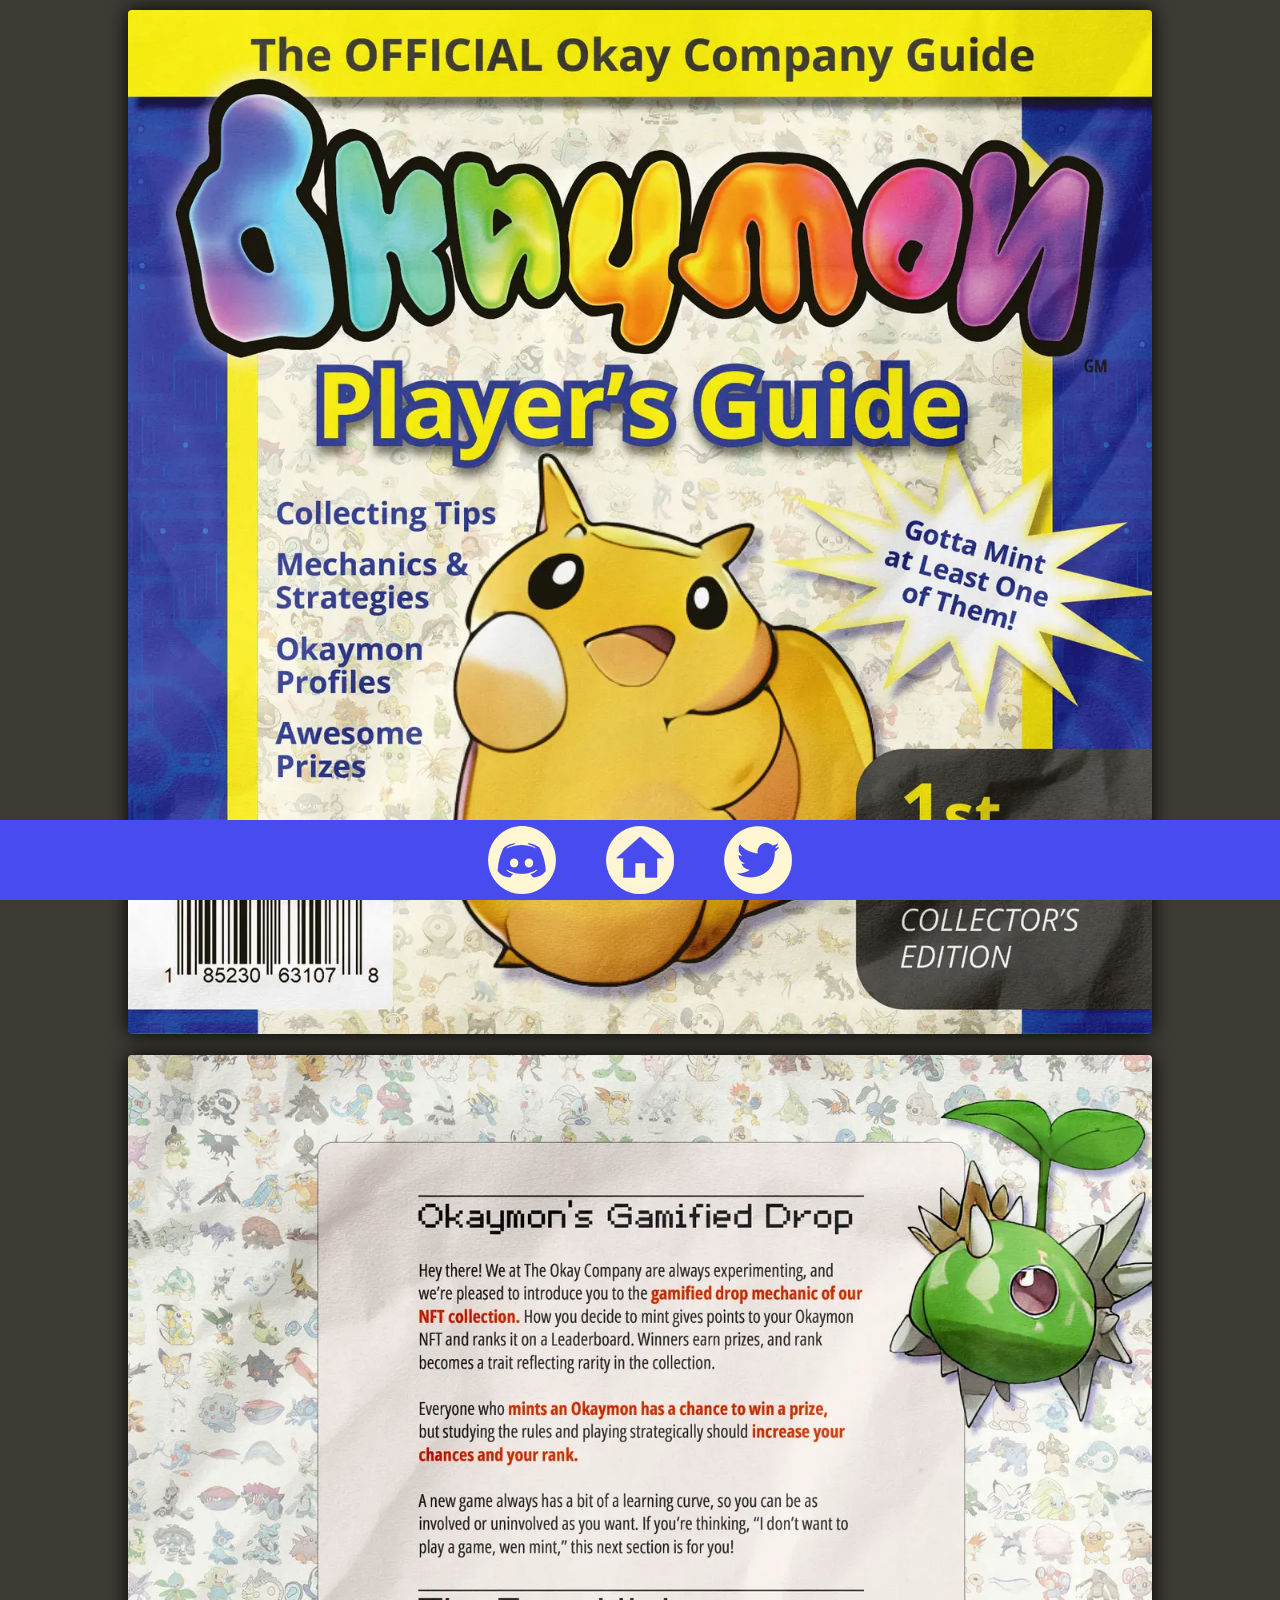
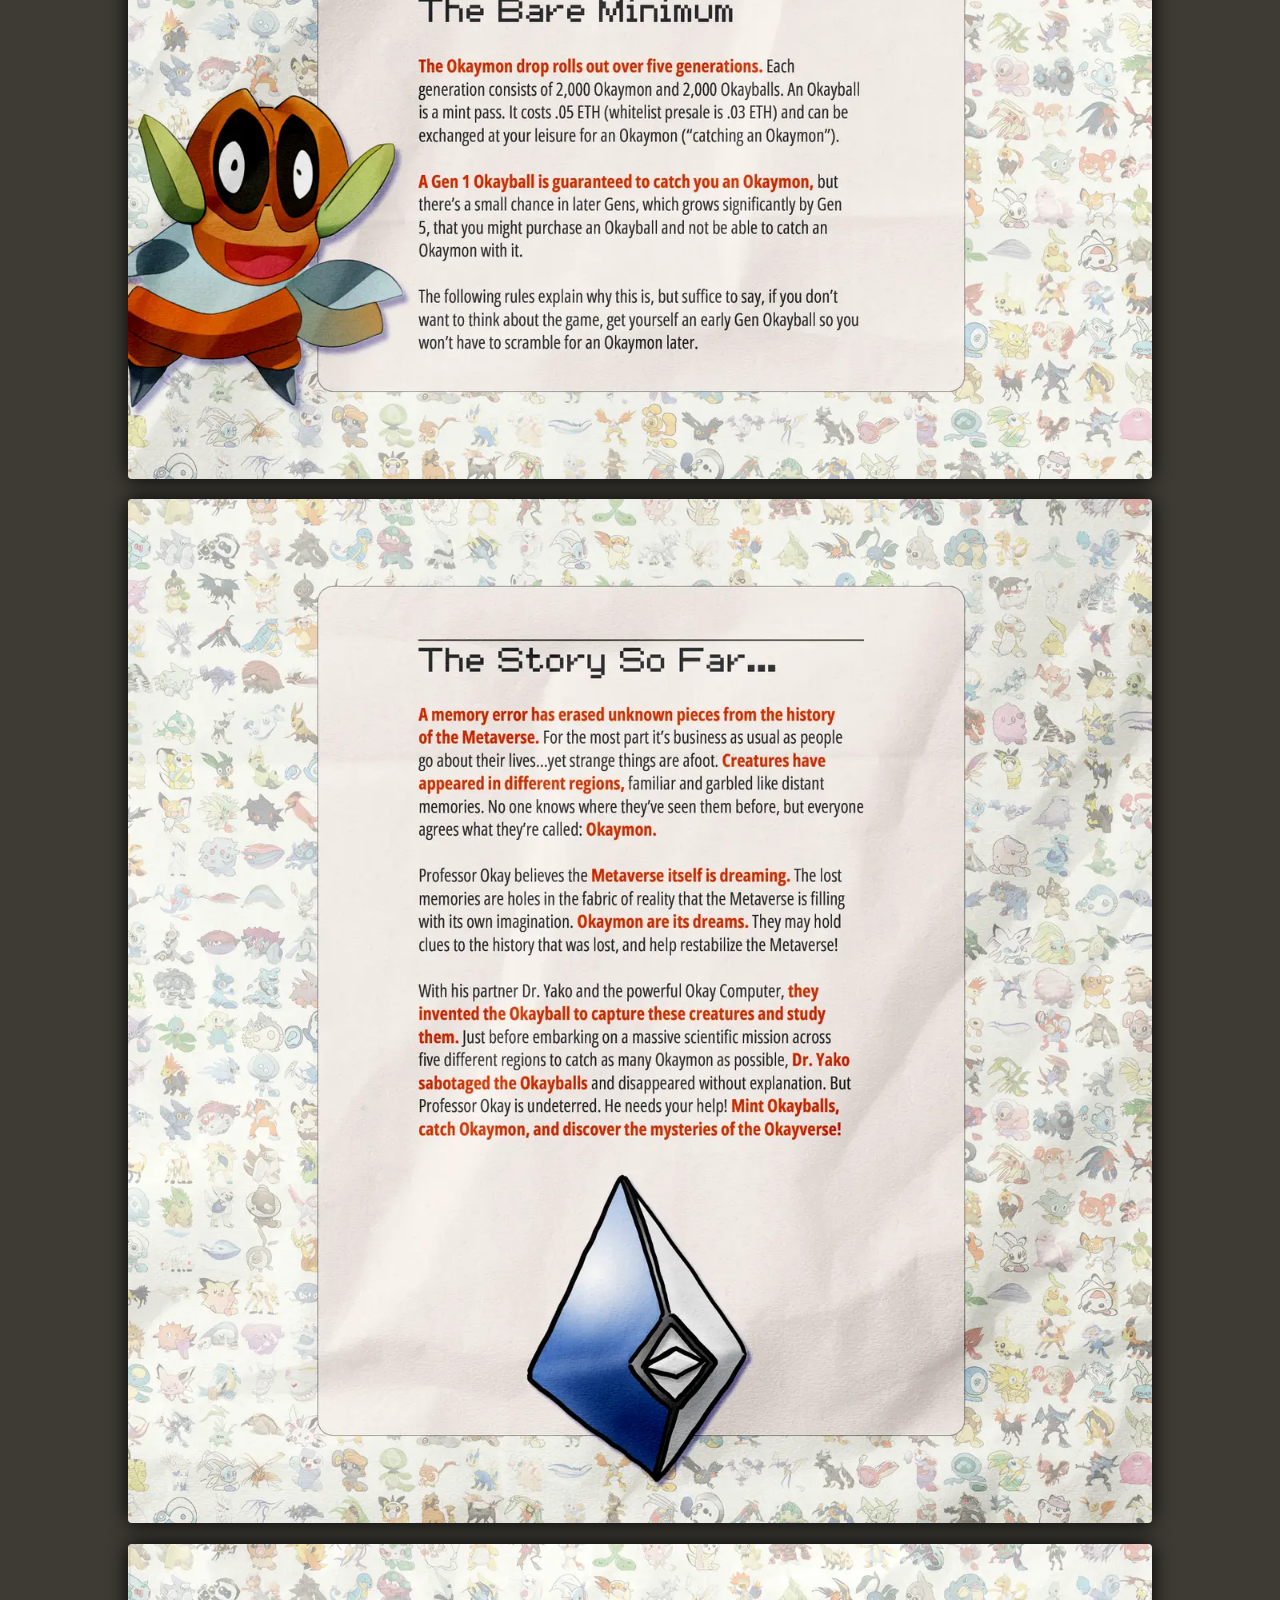
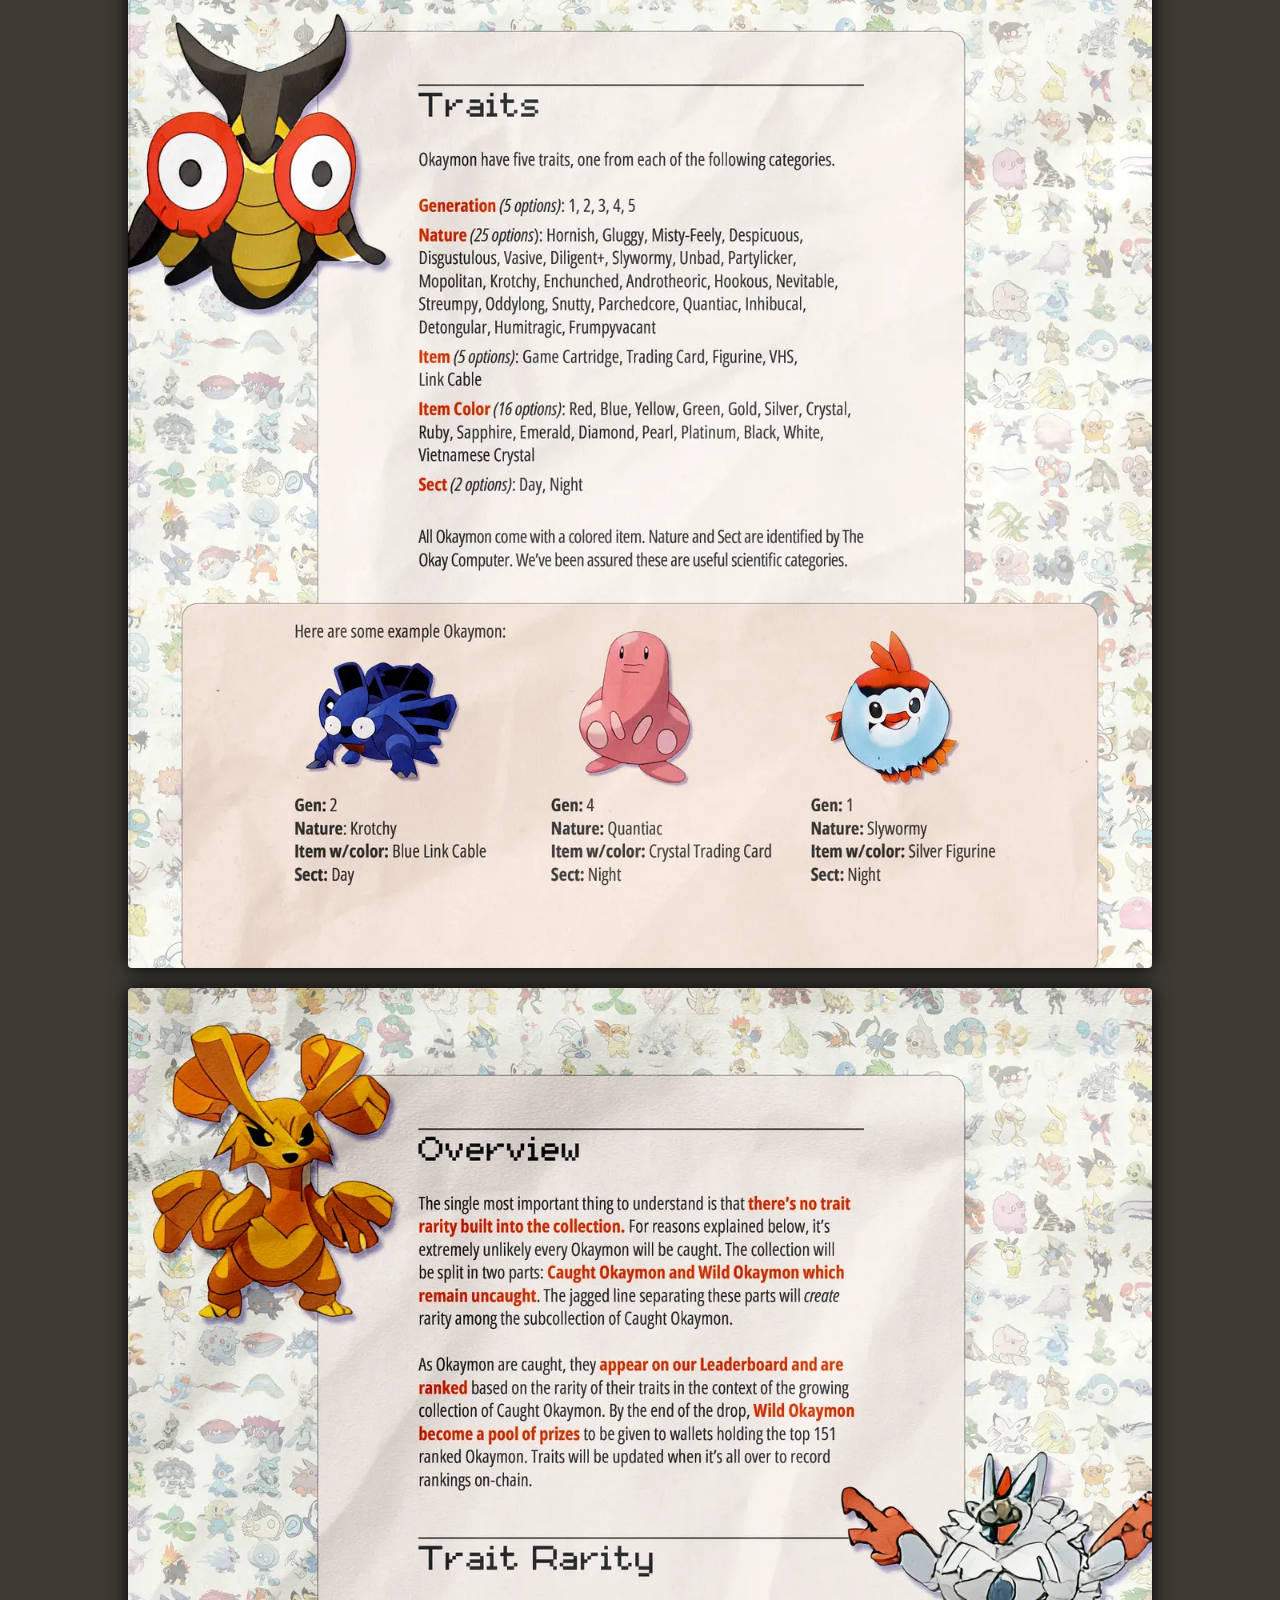
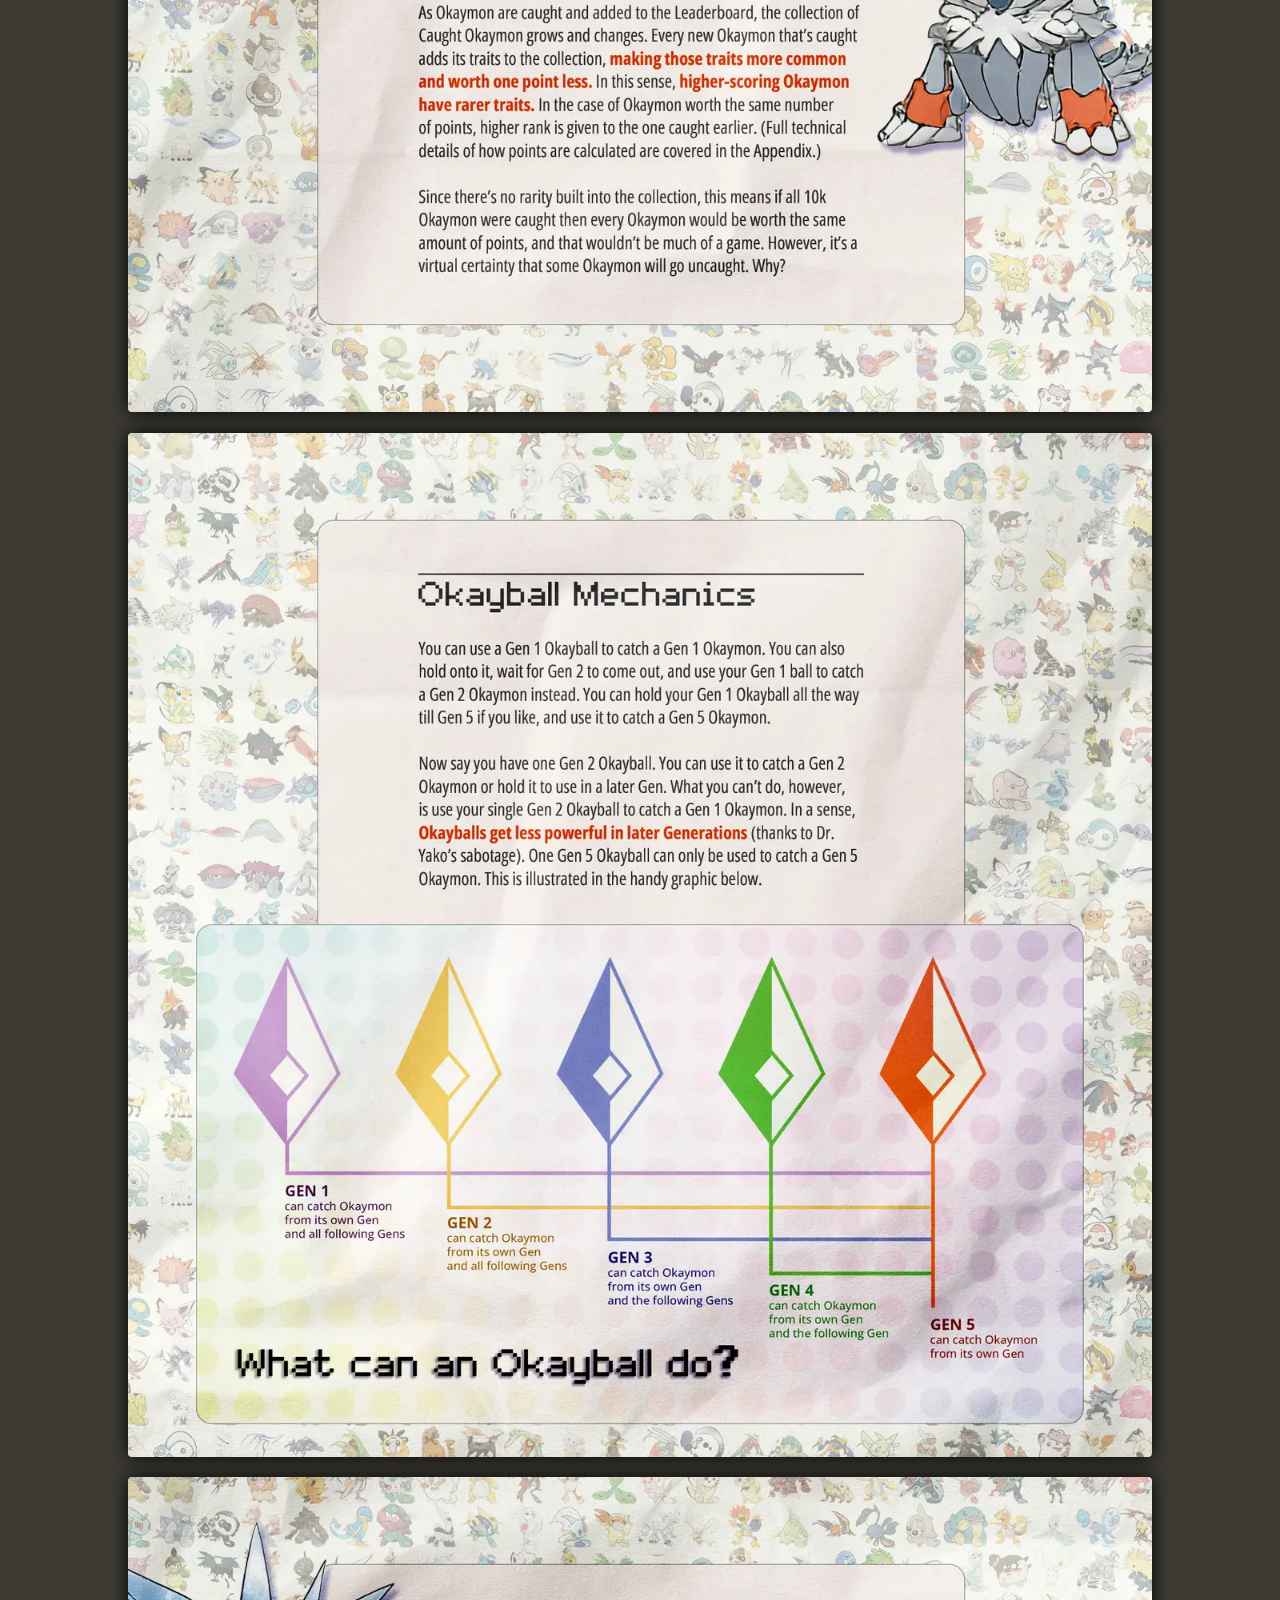
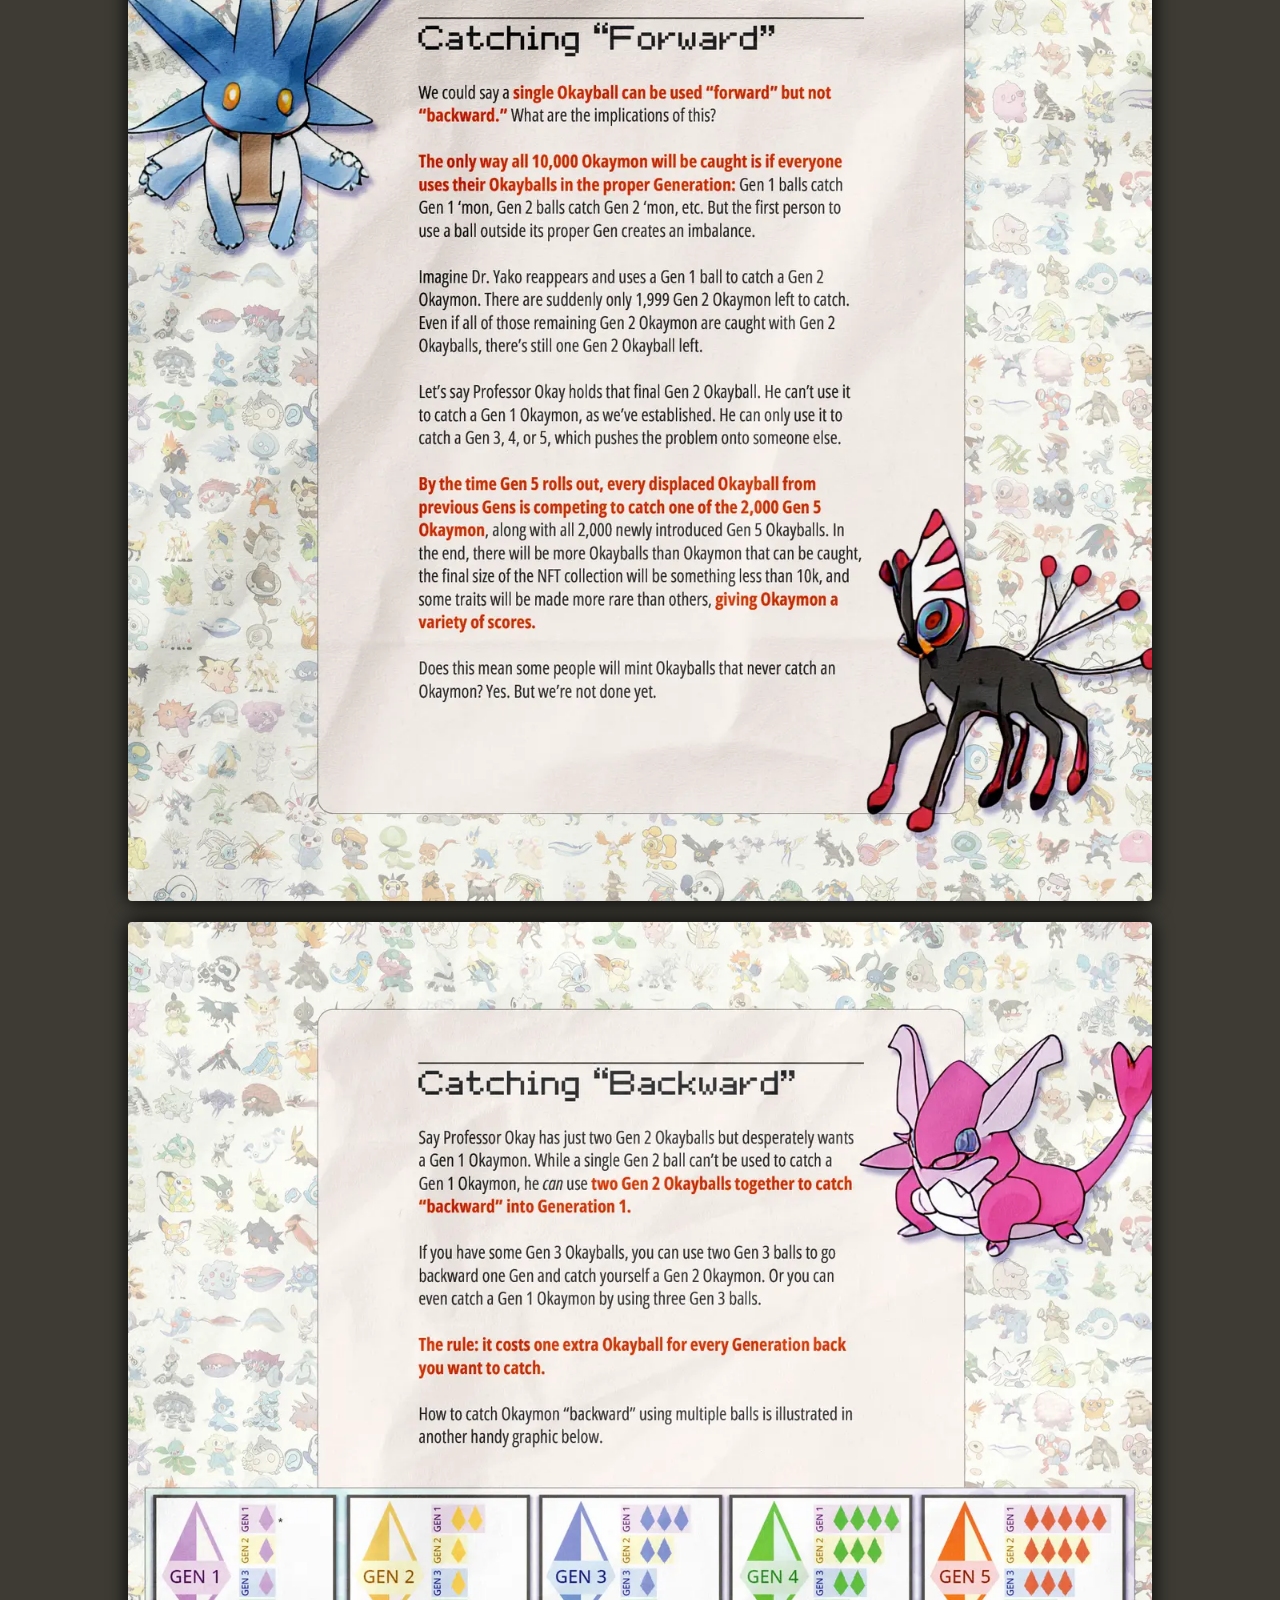
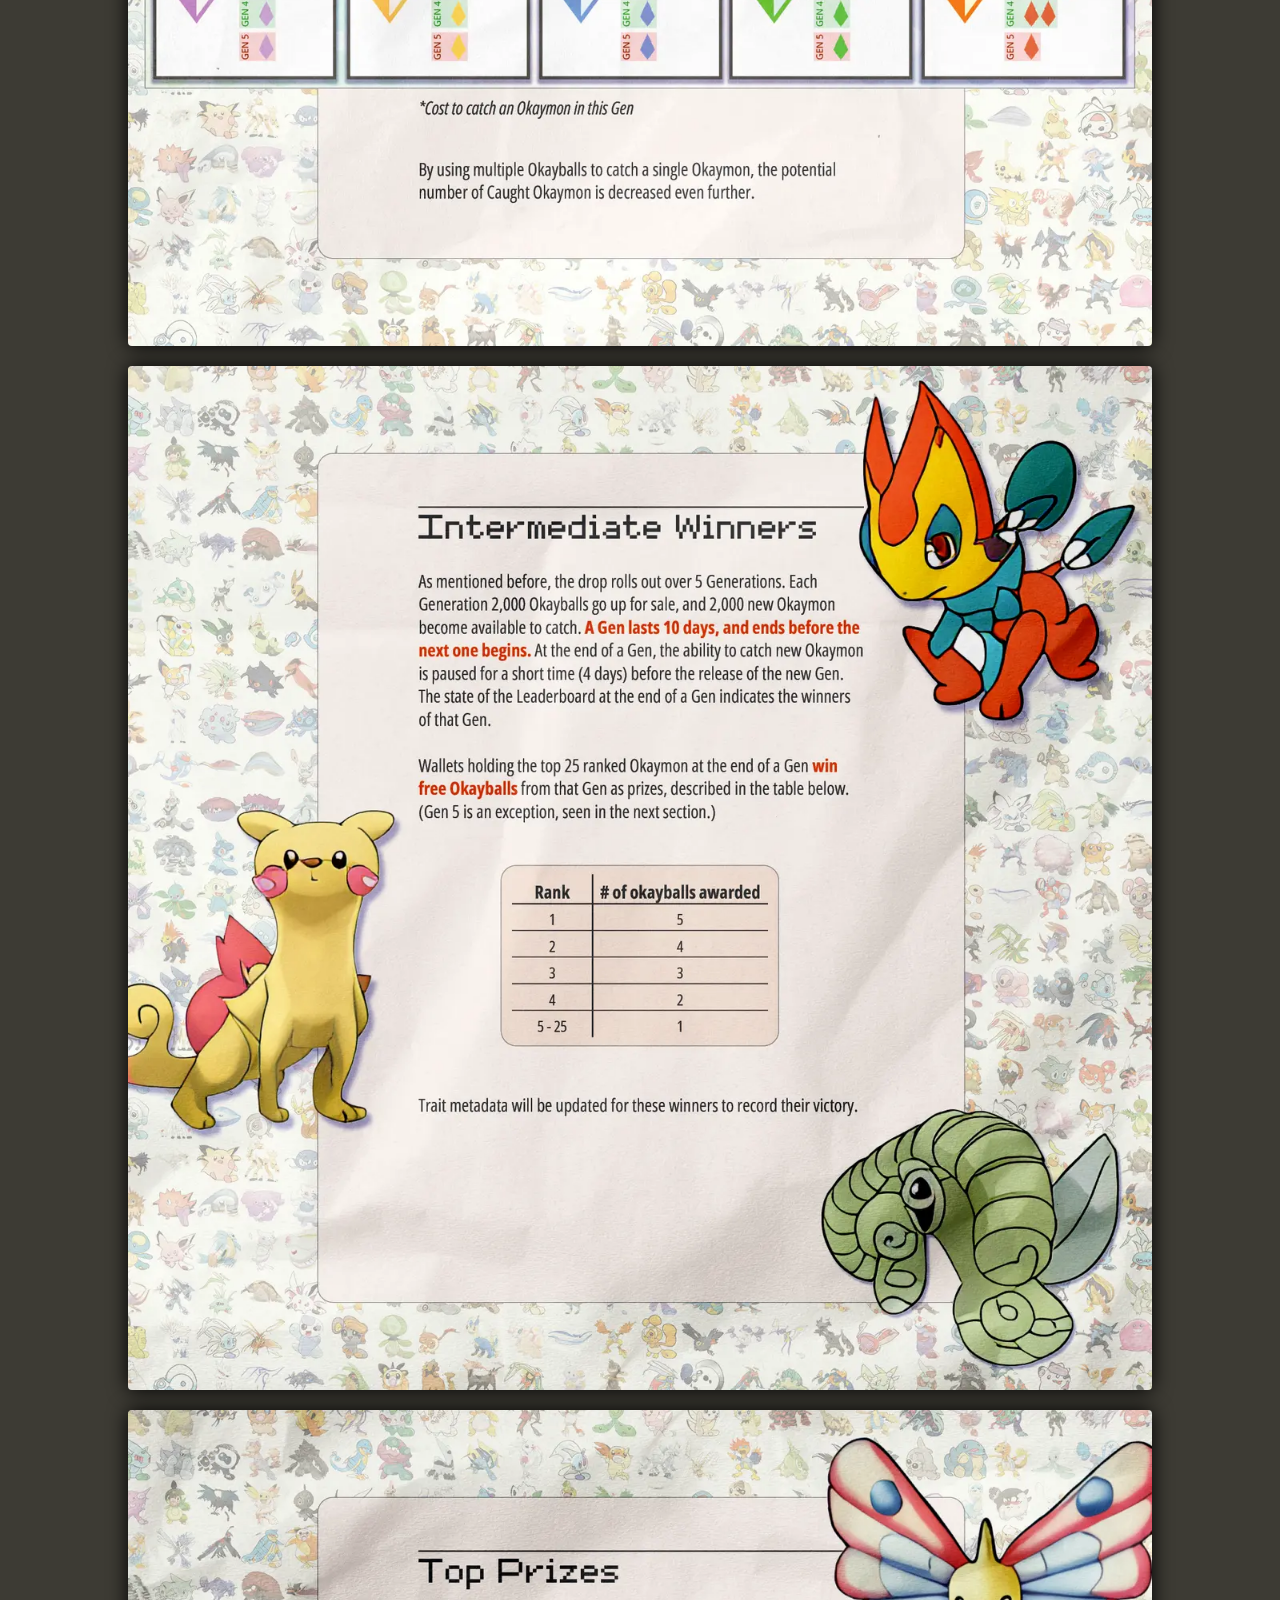
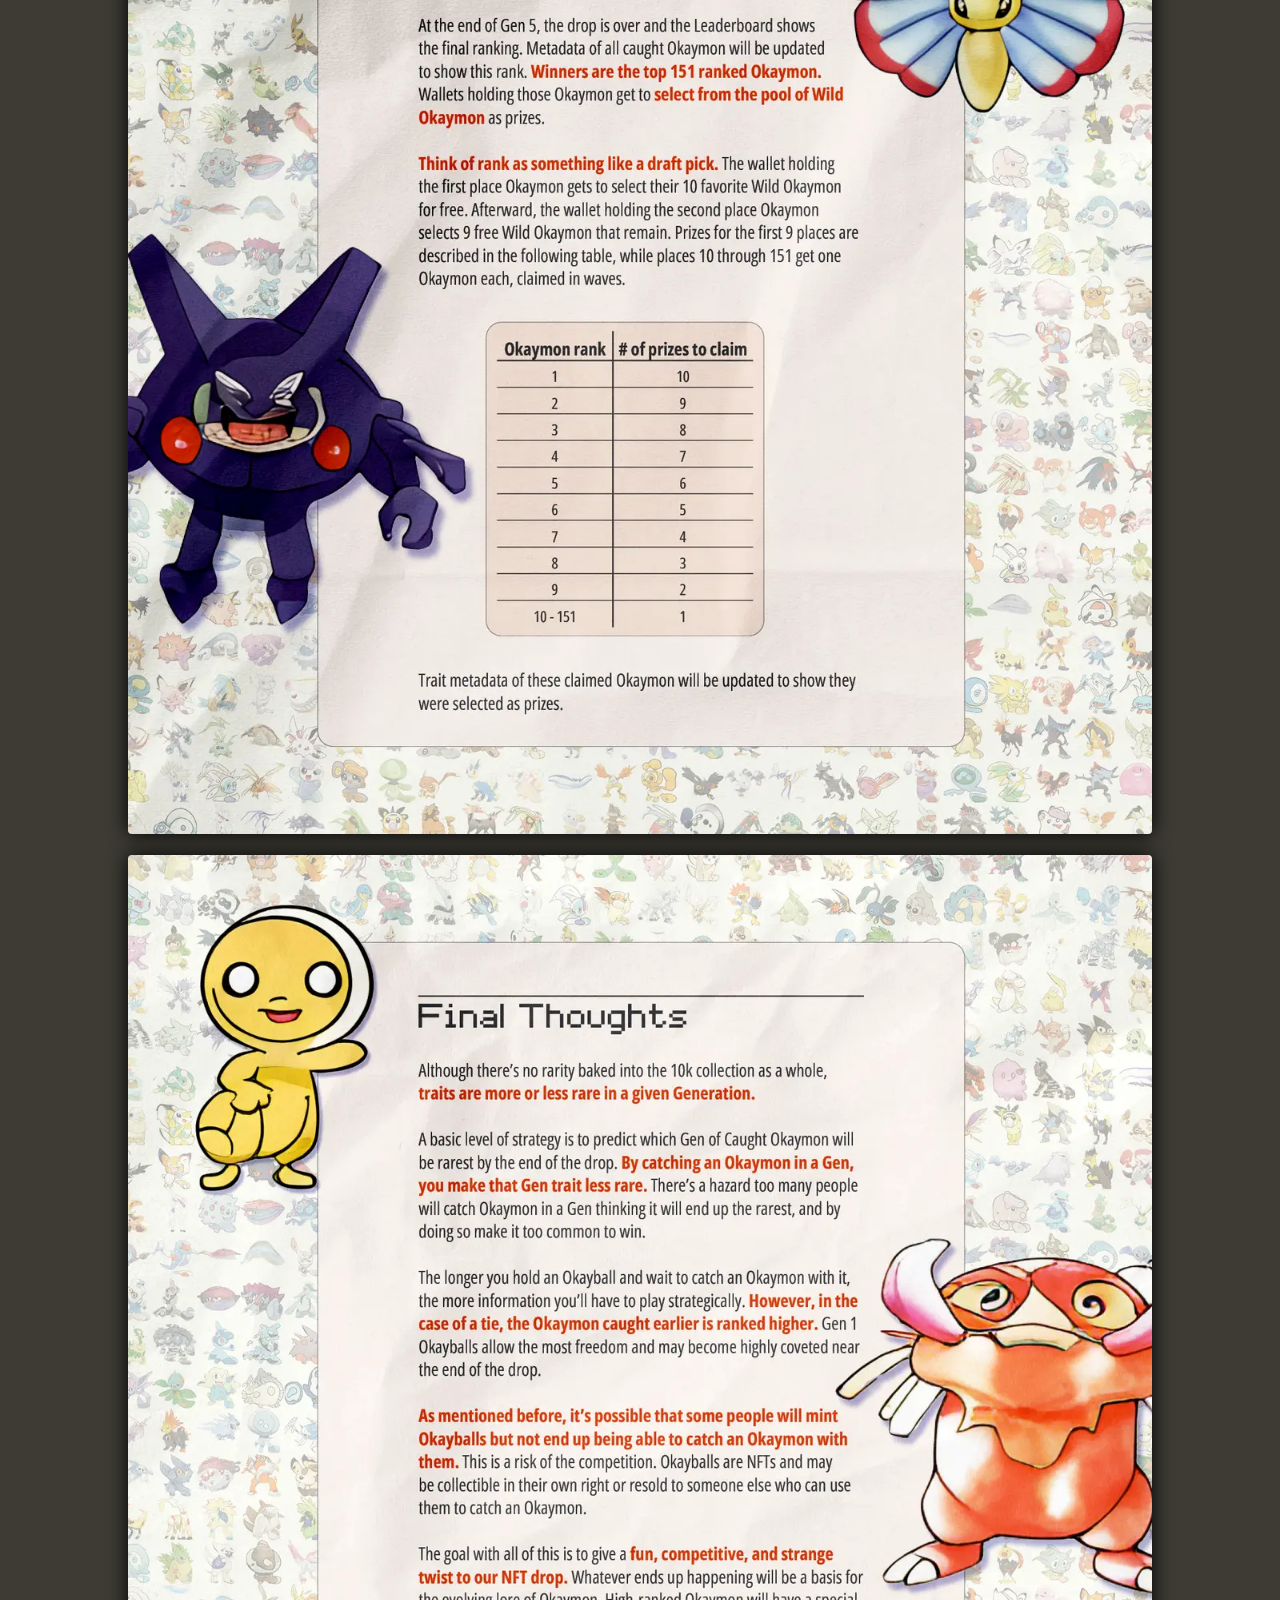
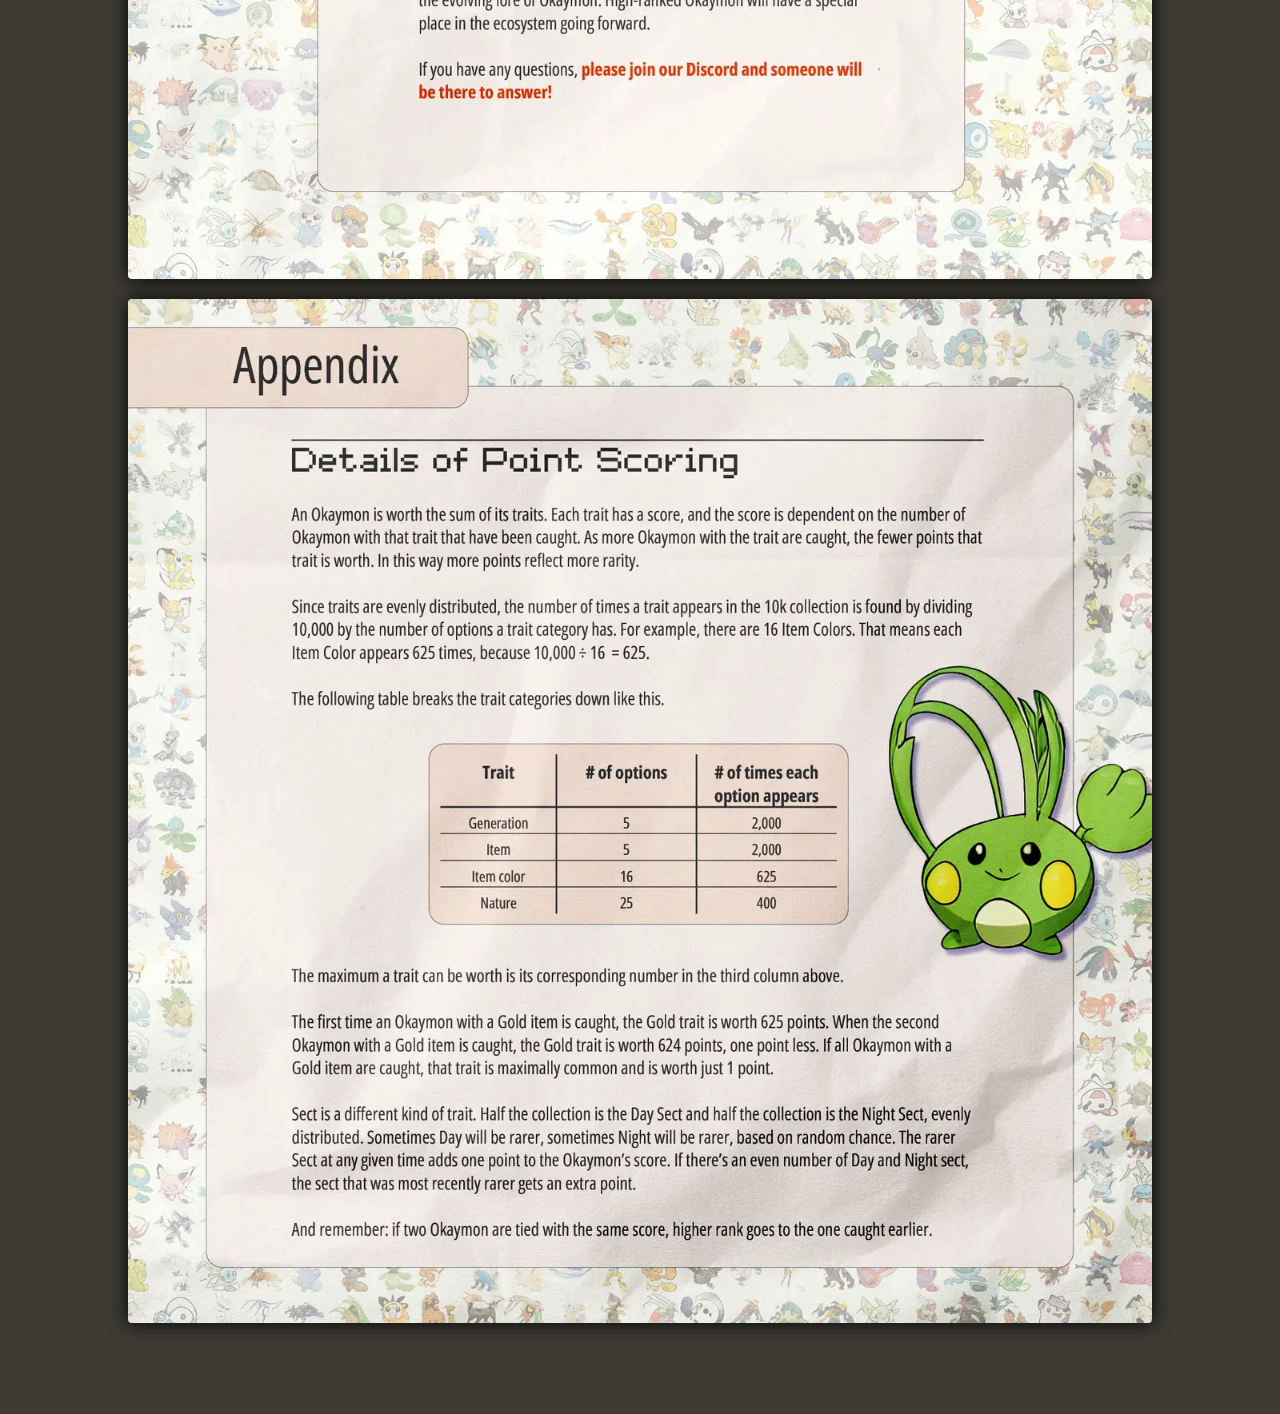
<file: okaymon-ai/PlayersGuide/index.html>
<!DOCTYPE html>
<html lang="en">
<head>
    <meta charset="UTF-8">
    <meta name="viewport" content="width=device-width, initial-scale=1.0">
    <title>Okaymon Player's Guide</title>
    <link rel="stylesheet" href="../static/css/players_guide.css">
    <link rel="icon" type="image/x-icon" href="../static/media/favicon_okayball_purple.png">
</head>
<body>
    <div class="main-area">
        <div class="page">
            <img style="width: 100%; max-width: 1024px;" src="../PlayersGuide/media/PlayersGuide_v10_page 1_web.webp" alt="" >
            <img style="width: 100%; max-width: 1024px;" src="../PlayersGuide/media/PlayersGuide_v10_page 2_web.webp" alt="" >
            <img style="width: 100%; max-width: 1024px;" src="../PlayersGuide/media/PlayersGuide_v10_page 3_web.webp" alt="" >
            <img style="width: 100%; max-width: 1024px;" src="../PlayersGuide/media/PlayersGuide_v10_page 4_web.webp" alt="" >
            <img style="width: 100%; max-width: 1024px;" src="../PlayersGuide/media/PlayersGuide_v10_page 5_web.webp" alt="" >
            <img style="width: 100%; max-width: 1024px;" src="../PlayersGuide/media/PlayersGuide_v10_page 6_web.webp" alt="" >
            <img style="width: 100%; max-width: 1024px;" src="../PlayersGuide/media/PlayersGuide_v10_page 7_web.webp" alt="" >
            <img style="width: 100%; max-width: 1024px;" src="../PlayersGuide/media/PlayersGuide_v10_page 8_web.webp" alt="" >
            <img style="width: 100%; max-width: 1024px;" src="../PlayersGuide/media/PlayersGuide_v10_page 9_web.webp" alt="" >
            <img style="width: 100%; max-width: 1024px;" src="../PlayersGuide/media/PlayersGuide_v10_page 10_web.webp" alt="" >
            <img style="width: 100%; max-width: 1024px;" src="../PlayersGuide/media/PlayersGuide_v10_page 11_web.webp" alt="" >
            <img style="width: 100%; max-width: 1024px;" src="../PlayersGuide/media/PlayersGuide_v10_page 12_web.webp" alt="" >
        </div>
        <div class="nav-footer">
            <div class="socials">
                          <!-- <a href="https://opensea.io/collection/okaymon-gen-0" target="_blank" rel="noopener noreferrer">
                    <img src="./static/media/social icons/open sea.png" alt="Explore our OpenSea Collection" />
                </a> -->
                <a href="https://discord.gg/gDF2tu2VSm" target="_blank" rel="noopener nereferrer">
                    <img src="../static/media/social icons/discord.png" alt="Join our Discord" />
                </a>
                <a href="../index.html#div-section-2" rel="noopener nereferrer">
                    <img src="../static/media/social icons/home.png" alt="Go Back" />
                </a>
                <a href="https://twitter.com/OkaymonNFT" target="_blank" rel="noopener noreferrer">
                    <img src="../static/media/social icons/twitter.png" alt="Follow us on Twitter" />
                </a>
            </div>
        </div>
    </div>
</body>
</html>
</file>
<file: okaymon-ai/static/css/players_guide.css>
* {
    padding: 0;
    margin: 0;
    box-sizing: border-box;
}

html {
    height: 100%;
    width: 100%;
}

body {
    width:  100%;
    height: 100%;
    background-position: center;
    background-color: rgb(61, 59, 52);
}

.main-area {
    display: flex;
    flex-direction: column;
    justify-content: center;
    align-items: center;
}

.page {
    display: flex;
    flex-direction: column;
    justify-content: center;
    align-items: center;
    /* filter:contrast(90%);
    filter:brightness(105%);
    filter:grayscale(10%); */
}
.page img{
    margin: 1%;
    border-radius: 4px;
    border: 1px black;
    box-shadow: 0 0 20px 0px rgb(0, 0, 0);
 }
.nav-footer {
    background:rgb(72, 75, 238);
    width: 100%;
    height: 80px;
    display: flex;
    justify-content: center;
    align-items: center;
    position: -webkit-sticky;
    position: sticky;
    bottom: 0;
}

.socials {
    display: flex;
    justify-content: space-evenly;
    width: 100%;
    max-width: 30%;
    height: 68px;
}

.socials img {
    margin: 0 10px;
}
</file>
